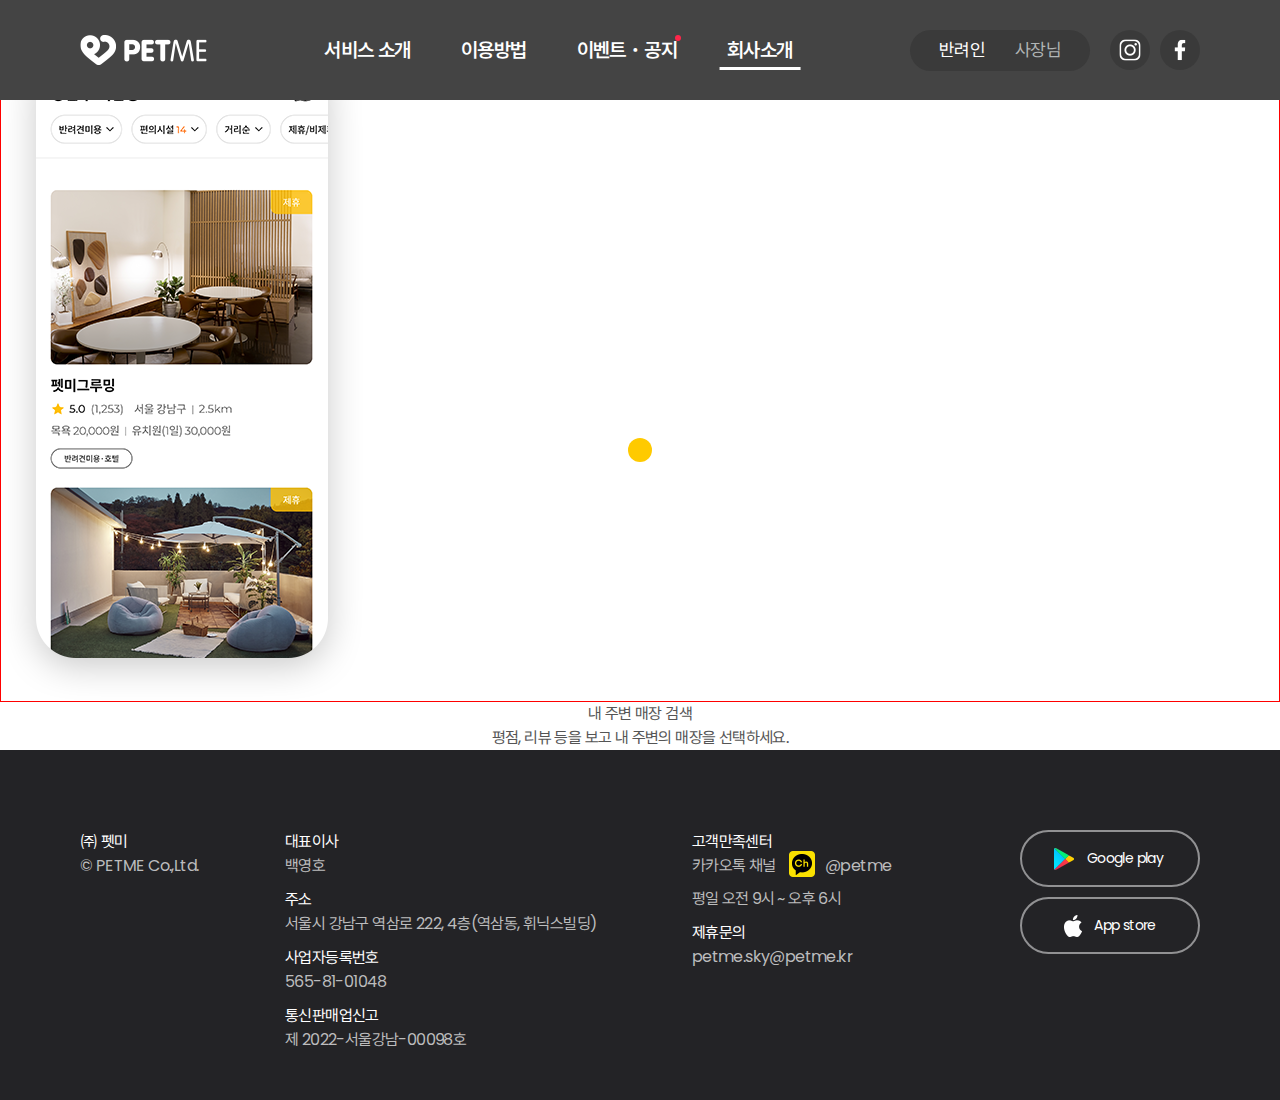
<file: company/index.html>
<!DOCTYPE html>
<html lang="ko">
<head>
<meta charset="utf-8">
<meta http-equiv="X-UA-Compatible" content="IE=edge,chrome=1"/>
<meta name="viewport" content="width=device-width, initial-scale=1.0, minimum-scale=1.0, user-scalable=no" />
<meta name="format-detection" content="telephone=no, address=no, email=no"/>
<meta http-equiv="imagetoolbar" content="no">
<title>PETME</title>
<meta name="title" content="PETME">
<meta name="Keywords" content="#반려견 미용 #반려묘 미용 #호텔 #유치원" />
<meta name="Description" content="반려생활의 동반자 반려동물 미용부터 호텔까지!, 최고의 퀄리티, 스마트한 예약, 안심 서비스, 반려동물의 연결고리" />
<link rel="stylesheet" href="../resources/css/common.css">
<link rel="stylesheet" href="../resources/css/layout.css">
<link rel="stylesheet" href="../resources/css/company.css">
<link rel="stylesheet" href="../resources/css/swiper.min.css">
<script src="../resources/js/jquery-3.4.1.js"></script>
<script src="../resources/js/swiper.min.js"></script>
<!-- header load시 스크립트 구현 안되어 common.js는 header.html에 있음 -->
<script>    
    $(function() {
        $("#header_wrap").load("../include/header2.html", function() {
            $("#header_wrap").addClass('sub_header');
            gnbMenu(4); //메뉴 페이지 on
        });
        $("#footer_wrap").load("../include/footer.html");	
    });
</script>
</head>
<body>
<div class="wrap">
    <!-- 마우스포인터 -->
    <div class="pointer"></div>
    <!-- //마우스포인터 -->
    
    <!-- 상단 -->
    <div id="header_wrap"></div>
    <!-- //상단 -->

    <!-- 본문내용 -->
    <div class="container">

        <style>
            .step_section {
                position: relative;
                width:100%;
                height:100%;
            }
            .step_section .swiper-slide {
                text-align: center;
                background: #fff;
            }
            .step_section .swiper-slide img {
                display: block;
            }
            .step_section .swiper-slide .screenshot {
                border:1px solid red;
            }
            .step_section .swiper-slide .sec02_text {
            }
        </style>


        <!-- 모바일 스와이프 -->
        <div class="step_section_wrap">
            <div class="sec02_title">펫미 하나로 쉽고, 편하게 내 주변 펫 서비스 예약을 해보세요.</div>
            <!-- <div class="frame"></div> -->

            <section class="swiper-container step_section">
                <div class="swiper-wrapper">
                    <div class="swiper-slide">
                        <div class="screenshot">
                            <span class="pc"><img src="../images/use/step_01.png" alt=""></span>
                        </div>
                        <div class="sec02_text">
                            <h3>내 주변 매장 검색</h3>
                            <p>
                                평점, 리뷰 등을 보고
                                내 주변의 매장을 선택하세요.
                            </p>
                        </div>
                    </div>
                    <div class="swiper-slide">
                        <div class="screenshot">
                            <span class="pc"><img src="../images/use/step_02.png" alt=""></span>
                        </div>
                        <div class="sec02_text">
                            <h3>내 주변 매장 검색</h3>
                            <p>
                                평점, 리뷰 등을 보고
                                내 주변의 매장을 선택하세요.
                            </p>
                        </div>
                    </div>
                    <div class="swiper-slide">
                        <div class="screenshot">
                            <span class="pc"><img src="../images/use/step_03.png" alt=""></span>
                        </div>
                        <div class="sec02_text">
                            <h3>내 주변 매장 검색</h3>
                            <p>
                                평점, 리뷰 등을 보고
                                내 주변의 매장을 선택하세요.
                            </p>
                        </div>
                    </div>
                    <div class="swiper-slide">
                        <div class="screenshot">
                            <span class="pc"><img src="../images/use/step_04.png" alt=""></span>
                        </div>
                        <div class="sec02_text">
                            <h3>내 주변 매장 검색</h3>
                            <p>
                                평점, 리뷰 등을 보고
                                내 주변의 매장을 선택하세요.
                            </p>
                        </div>
                    </div>
                    <div class="swiper-slide">
                        <div class="screenshot">
                            <span class="pc"><img src="../images/use/step_05.png" alt=""></span>
                        </div>
                        <div class="sec02_text">
                            <h3>내 주변 매장 검색</h3>
                            <p>
                                평점, 리뷰 등을 보고
                                내 주변의 매장을 선택하세요.
                            </p>
                        </div>
                    </div>
                </div>
            </section>
        </div>
        <!-- //모바일 스와이프 -->

        <script>
            $(function() {
                new Swiper('.step_section_wrap .step_section', {
                    slidesPerView: '1',
                    slidesPerGroup: 5,
                    centeredSlides: true,
                    loop: true,
                    loopAdditionalSlides : 1,
                    allowTouchMove: false,
                    speed: 700,
                    autoplay: {
                        delay: 3000,
                        disableOnInteraction: false,
                    }
                });
            });
        </script>



    </div>    
    <!-- //본문내용 -->

    <!-- 하단 -->
    <div id="footer_wrap"></div>
    <!-- //하단 -->
</div>
</body>
</html>
</file>
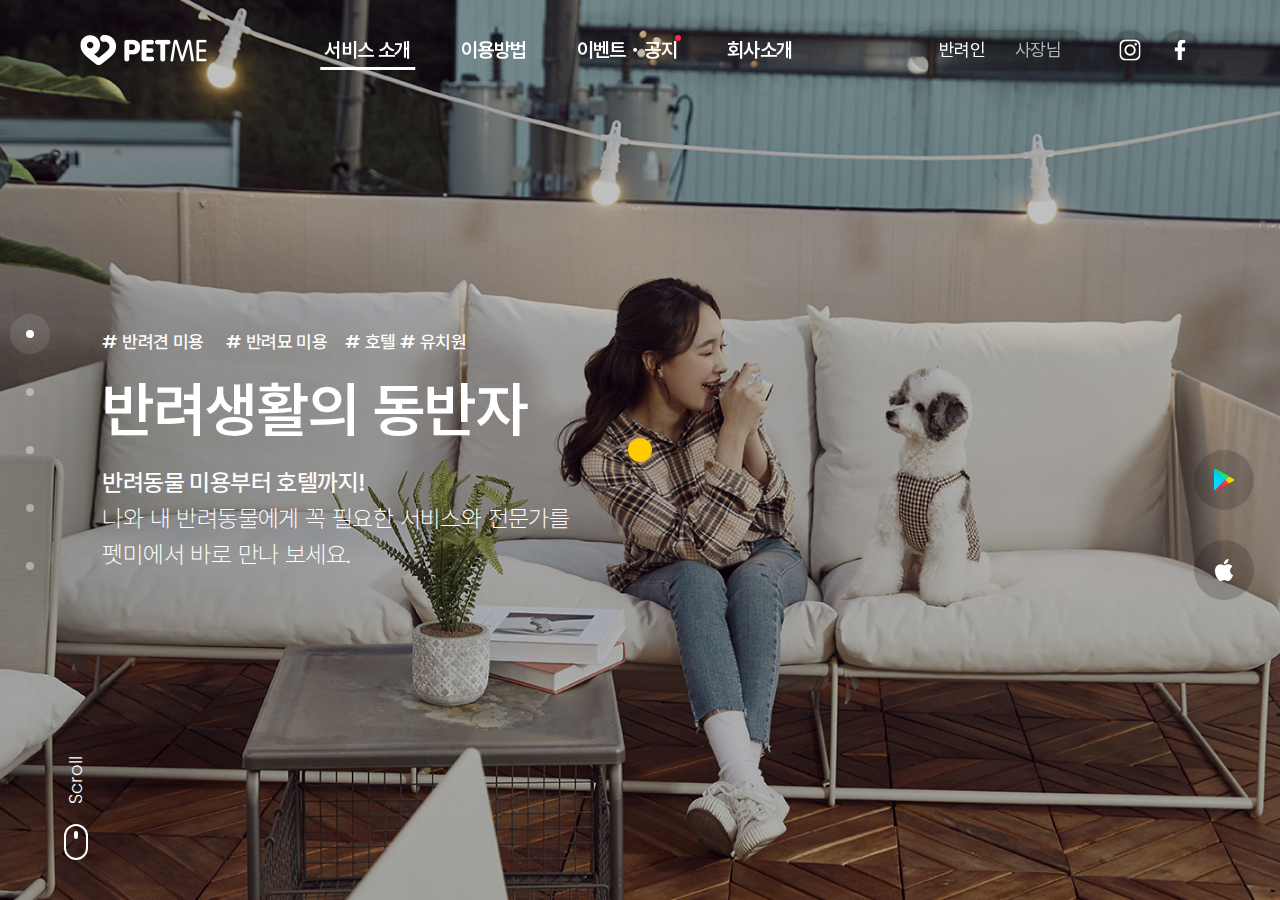
<file: main/index.html>
<!DOCTYPE html>
<html lang="ko">
<head>
<meta charset="utf-8">
<meta http-equiv="X-UA-Compatible" content="IE=edge,chrome=1"/>
<meta name="viewport" content="width=device-width, initial-scale=1.0, minimum-scale=1.0, user-scalable=no" />
<meta name="format-detection" content="telephone=no, address=no, email=no"/>
<meta http-equiv="imagetoolbar" content="no">
<title>PETME</title>
<meta name="title" content="PETME">
<meta name="Keywords" content="#반려견 미용 #반려묘 미용 #호텔 #유치원" />
<meta name="Description" content="반려생활의 동반자 반려동물 미용부터 호텔까지!, 최고의 퀄리티, 스마트한 예약, 안심 서비스, 반려동물의 연결고리" />
<link rel="stylesheet" href="../resources/css/common.css">
<link rel="stylesheet" href="../resources/css/layout.css">
<link rel="stylesheet" href="../resources/css/main.css">
<link rel="stylesheet" href="../resources/css/swiper.min.css">
<script src="../resources/js/jquery-3.4.1.js"></script>
<script src="../resources/js/swiper.min.js"></script>
<!-- header load시 스크립트 구현 안되어 common.js는 header.html에 있음 -->
<script>    
    $(function() {
        $("#header_wrap").load("../include/header.html", function() {
            gnbMenu(1); //메뉴 페이지 on
        });
        $("#footer_wrap").load("../include/footer.html");
    });
</script>
</head>
<body>
<div class="wrap">
    <!-- 마우스포인터 -->
    <div class="pointer"></div>
    <!-- //마우스포인터 -->
    
    <!-- 상단 -->
    <div id="header_wrap"></div>
    <!-- //상단 -->

    <!-- 본문내용 -->
    <div class="main_container">
        <!-- top 버튼 -->
        <div class="btn_top_wrap">
            <a href="#header_wrap" class="btn_top"><span class="blind">top</span></a>
        </div>

        <section class="swiper-container fullscreen">
            <div class="swiper-pagination"></div>
            <div class="swiper-wrapper">
                <div class="swiper-slide section01">
                    <!-- 스크롤아이콘 / quick sns 버튼 -->
                    <div class="scroll_down">
                        <p>Scroll</p>
                        <i><span class="blind">스크롤아이콘</span></i>
                    </div>
                    <div class="quick_sns">
                        <a href="../main/index.html" class="quick_android" title="Google play 바로가기"><span class="blind">Google play</span></a>
                        <a href="#" class="quick_iso" title="App store 바로가기"><span class="blind">App store</span></a>
                    </div>
                    <!-- //스크롤아이콘 / quick sns 버튼 -->
                    <div class="inner">
                        <div class="text_wrap">
                            <p class="tag"><span># 반려견 미용</span> <span># 반려묘 미용</span># 호텔 <span># 유치원</span></p>
                            <p class="title">반려생활의 동반자</p>
                            <p class="desc">
                                <strong>반려동물 미용부터 호텔까지!</strong>
                                <span>나와 내 반려동물에게 꼭 필요한 서비스와 전문가를</span>
                                <span>펫미에서 바로 만나 보세요.</span>
                            </p>
                        </div>
                        <div>
                            <span class="pc"><img src="../images/main/img_visual_01.jpg" alt="" /></span>
                            <span class="mo"><img src="../images/main/img_mvisual_01.jpg" alt="" /></span>
                        </div>
                    </div>
                </div>

                <div class="swiper-slide section02">
                    <div class="inner">
                        <div class="text_wrap">
                            <p class="title">최고의 퀄리티</p>
                            <p class="desc">
                                <strong>깐깐한 심사로 업계 최고의 매장만</strong>
                                <span>펫미에 입점함으로 최고의 퀄리티,</span>
                                <span>합리적인 가격으로 서비스를 이용하실 수 있어요.</span>
                            </p>
                        </div>
                        <div>
                            <span class="pc"><img src="../images/main/img_visual_02.jpg" alt="" /></span>
                            <span class="mo"><img src="../images/main/img_mvisual_02.jpg" alt="" /></span>
                        </div>
                    </div>
                </div>

                <div class="swiper-slide section03">
                    <div class="inner">
                        <div class="text_wrap">
                            <p class="title">스마트한 예약</p>
                            <p class="desc">
                                <span>일일이 전화해서 매장을 찾으셨나요?</span>
                                <span class="mtop">이젠 매장과의 거리, 평점, 리뷰, 특징 등</span>
                                <strong>한눈에 내 주변 매장을 보시고</strong>
                                <strong>더욱 편리하게 예약, 결제하세요.</strong>
                            </p>
                        </div>
                        <div>
                            <span class="pc"><img src="../images/main/img_visual_03.jpg" alt="" /></span>
                            <span class="mo"><img src="../images/main/img_mvisual_03.jpg" alt="" /></span>
                        </div>
                    </div>
                </div>

                <div class="swiper-slide section04">
                    <div class="inner">
                        <div class="text_wrap">
                            <p class="title">안심 서비스</p>
                            <p class="desc">
                                <span>내 반려동물을 맡기고 불안하셨나요?</span>
                                <span>이제 걱정하지 마세요.</span>
                                <strong class="mtop">실시간으로 서비스 단계별 상태를 전송 받음으로</strong>
                                <strong>안심하고 서비스를 이용하실 수 있어요.</strong>
                            </p>
                        </div>
                        <div>
                            <span class="pc"><img src="../images/main/img_visual_04.jpg" alt="" /></span>
                            <span class="mo"><img src="../images/main/img_mvisual_04.jpg" alt="" /></span>
                        </div>
                    </div>
                </div>

                <div class="swiper-slide section05">
                    <div class="inner">
                        <div class="text_wrap">
                            <p class="title">반려동물의 연결고리</p>
                            <p class="desc">
                                <strong>반려동물을 마음을 가장 잘 아는</strong>
                                <strong>똑똑한 펫미와 함께 하세요.</strong>
                                <span class="mtop">펫미를 만나면 즐거운 반려생활이 시작됩니다.</span>
                            </p>
                        </div>
                        <div>
                            <span class="pc"><img src="../images/main/img_visual_05.jpg" alt="" /></span>
                            <span class="mo"><img src="../images/main/img_mvisual_05.jpg" alt="" /></span>
                        </div>
                    </div>
                </div>

                <div class="swiper-slide footer_section">
                    <!-- 하단 -->
                    <div id="footer_wrap"></div>
                    <!-- //하단 -->
                </div>
            </div>
        </section>
        
    </div>    
    <!-- //본문내용 -->    
</div>
</body>
</html>
</file>
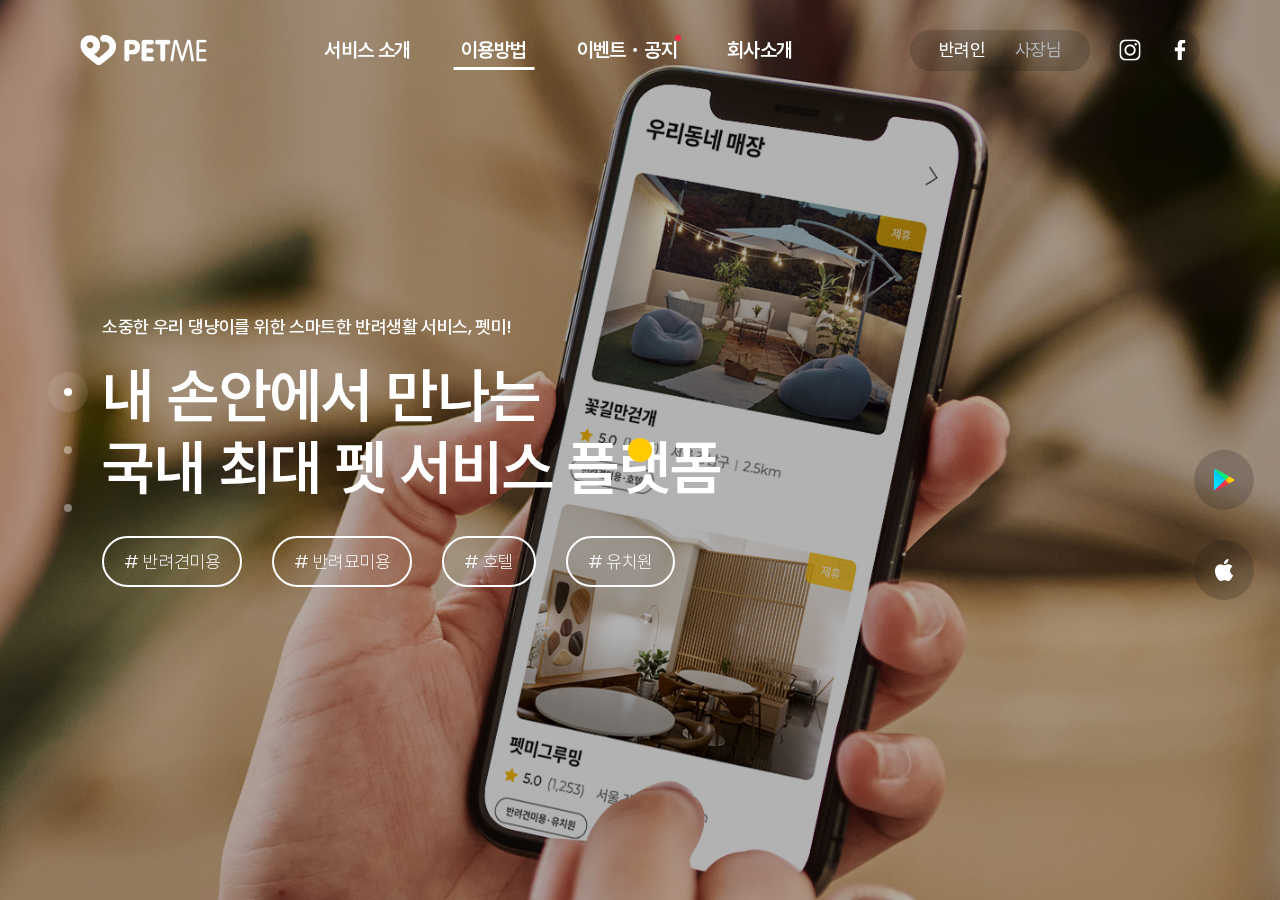
<file: use/index.html>
<!DOCTYPE html>
<html lang="ko">
<head>
<meta charset="utf-8">
<meta http-equiv="X-UA-Compatible" content="IE=edge,chrome=1"/>
<meta name="viewport" content="width=device-width, initial-scale=1.0, minimum-scale=1.0, user-scalable=no" />
<meta name="format-detection" content="telephone=no, address=no, email=no"/>
<meta http-equiv="imagetoolbar" content="no">
<title>PETME</title>
<meta name="title" content="PETME">
<meta name="Keywords" content="#반려견 미용 #반려묘 미용 #호텔 #유치원" />
<meta name="Description" content="반려생활의 동반자 반려동물 미용부터 호텔까지!, 최고의 퀄리티, 스마트한 예약, 안심 서비스, 반려동물의 연결고리" />
<link rel="stylesheet" href="../resources/css/common.css">
<link rel="stylesheet" href="../resources/css/layout.css">
<link rel="stylesheet" href="../resources/css/use.css">
<script src="../resources/js/jquery-3.4.1.js"></script>

<link rel="stylesheet" href="../resources/css/swiper.css">
<script src="../resources/js/swiper.js"></script>
<!-- header load시 스크립트 구현 안되어 common.js는 header.html에 있음 -->
<script>    
    $(function() {
        $("#header_wrap").load("../include/header2.html", function() {
            gnbMenu(2); //메뉴 페이지 on
        });
        $("#footer_wrap").load("../include/footer.html");
    });
</script>
</head>
<body>
<div class="wrap">
    <!-- 마우스포인터 -->
    <div class="pointer"></div>
    <!-- //마우스포인터 -->

    <!-- 본문내용 -->
    <div class="main_container">

        <section class="swiper-container usefullpage">
            <!-- 상단 -->
            <div id="header_wrap"></div>
            <!-- //상단 -->
            <!-- top 버튼 -->
            <div class="btn_top_wrap">
                <a href="#" class="btn_top"><span class="blind">top</span></a>
            </div>
            
            <div class="swiper-pagination"></div>
            <div class="swiper-wrapper">
                <div class="swiper-slide section01">
                    <!-- quick sns 버튼 -->
                    <div class="quick_sns">
                        <a href="../main/index2.html" class="quick_android" title="Google play 바로가기"><span class="blind">Google play</span></a>
                        <a href="#" class="quick_iso" title="App store 바로가기"><span class="blind">App store</span></a>
                    </div>
                    <!-- //quick sns 버튼 -->
                    <div class="inner">
                        <div class="text_wrap">
                            <p class="tag">소중한 우리 댕냥이를 위한 스마트한 반려생활 서비스, 펫미!</p>
                            <p class="title"><span>내 손안에서 만나는</span> <span>국내 최대 펫 서비스 플랫폼</span></p>
                            <div class="desc">
                                <ul class="hash_wrap">
                                    <li># 반려견미용</li>
                                    <li># 반려묘미용</li>
                                    <li># 호텔</li>
                                    <li># 유치원</li>
                                </ul>
                            </div>
                        </div>
                        <div>
                            <span class="pc"><img src="../images/use/img_visual_01.jpg" alt="" /></span>
                            <span class="mo"><img src="../images/use/img_mvisual_01.jpg" alt="" /></span>
                        </div>
                    </div>
                </div>

                <div class="swiper-slide section02">
                    <!-- 모바일 스와이프 -->
                    <div class="step_section_wrap">
                        <div class="sec02_title">펫미 하나로 쉽고, 편하게 <span><strong>내 주변 펫 서비스 예약</strong>을 해보세요.</span></div>
                        <div class="frame"></div>

                        <section class="swiper-container step_section">
                            <div class="swiper-wrapper">
                                <div class="swiper-slide">
                                    <div class="screenshot">
                                        <img src="../images/use/step_01.png" alt="">
                                    </div>
                                    <div class="sec02_text">
                                        <h3>내 주변 매장 검색</h3>
                                        <p>
                                            평점, 리뷰 등을 보고<br>
                                            <strong>내 주변의 매장을 선택</strong>하세요.
                                        </p>
                                    </div>
                                </div>
                                <div class="swiper-slide">
                                    <div class="screenshot">
                                        <img src="../images/use/step_02.png" alt="">
                                    </div>
                                    <div class="sec02_text">
                                        <h3>매장 정보 및 상품 선택</h3>
                                        <p>
                                            매장정보를 보고 내 댕냥이 에게<br>
                                            <strong>알맞은 상품을 선택</strong>하세요.
                                        </p>
                                    </div>
                                </div>
                                <div class="swiper-slide">
                                    <div class="screenshot">
                                        <img src="../images/use/step_03.png" alt="">
                                    </div>
                                    <div class="sec02_text">
                                        <h3>예약하기</h3>
                                        <p>
                                            상품정보를 보고 옵션선택 후<br>
                                            <strong>원하는 날짜에 예약</strong>을 선택하세요.
                                        </p>
                                    </div>
                                </div>
                                <div class="swiper-slide">
                                    <div class="screenshot">
                                        <img src="../images/use/step_04.png" alt="">
                                    </div>
                                    <div class="sec02_text">
                                        <h3>서비스 상품 결제</h3>
                                        <p>
                                            예약정보 확인 후<br>
                                            <strong>결제수단을 선택 후 결제</strong>하세요.
                                        </p>
                                    </div>
                                </div>
                                <div class="swiper-slide">
                                    <div class="screenshot">
                                        <img src="../images/use/step_05.png" alt="">
                                    </div>
                                    <div class="sec02_text">
                                        <h3>정직한 리뷰 작성</h3>
                                        <p>
                                            내 댕냥이 서비스 완료 후<br>
                                            <strong>서비스에 대해 평가</strong>할 수 있어요.
                                        </p>
                                    </div>
                                </div>
                            </div>
                        </section>
                    </div>
                    <!-- //모바일 스와이프 -->
                </div>

                <div class="swiper-slide section03">
                    <div class="inner">
                        <div class="text_wrap">
                            <p class="title"><span>반려동물의 마음을</span> <span>가장 잘 이해하는 펫미와 함께</span> <span class="weight">행복한 반려생활을 시작하세요.</span></p>
                            <div class="desc">
                                <div class="use_sns">
                                    <a href="#" class="use_sns_android" title="Google play 바로가기">Google play</a>
                                    <a href="#" class="use_sns_iso" title="App store 바로가기">App store</a>
                                </div>
                            </div>
                        </div>
                        <div>
                            <span class="pc"><img src="../images/use/img_visual_03.jpg" alt="" /></span>
                            <span class="mo"><img src="../images/use/img_mvisual_03.jpg" alt="" /></span>
                        </div>
                    </div>
                </div>

                <div class="swiper-slide footer_section">
                    <!-- 하단 -->
                    <div id="footer_wrap"></div>
                    <!-- //하단 -->
                </div>
            </div>
        </section>
        
    </div>    
    <!-- //본문내용 -->    
</div>
</body>
</html>
</file>
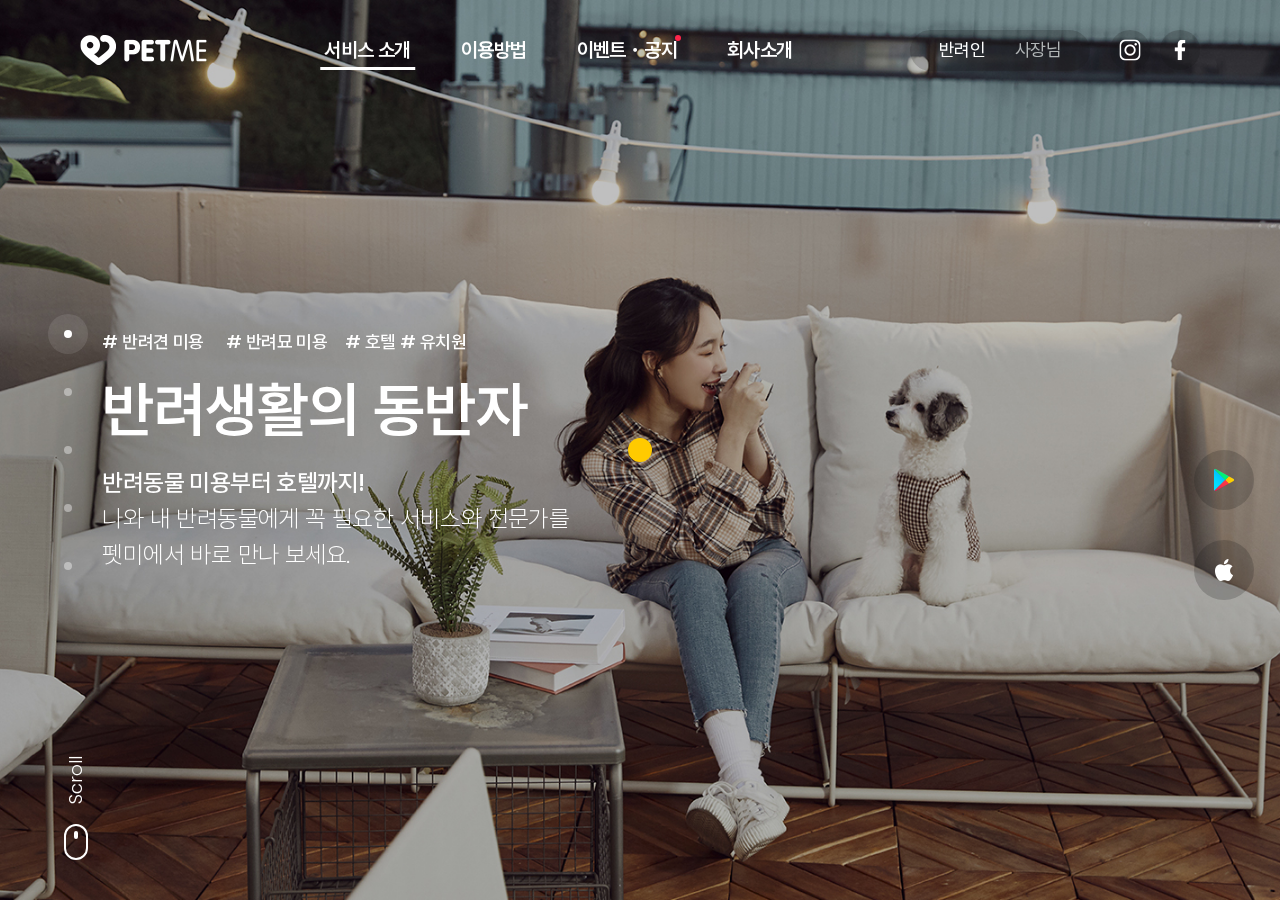
<file: main/index2.html>
<!DOCTYPE html>
<html lang="ko">
<head>
<meta charset="utf-8">
<meta http-equiv="X-UA-Compatible" content="IE=edge,chrome=1"/>
<meta name="viewport" content="width=device-width, initial-scale=1.0, minimum-scale=1.0, user-scalable=no" />
<meta name="format-detection" content="telephone=no, address=no, email=no"/>
<meta http-equiv="imagetoolbar" content="no">
<title>PETME</title>
<meta name="title" content="PETME">
<meta name="Keywords" content="#반려견 미용 #반려묘 미용 #호텔 #유치원" />
<meta name="Description" content="반려생활의 동반자 반려동물 미용부터 호텔까지!, 최고의 퀄리티, 스마트한 예약, 안심 서비스, 반려동물의 연결고리" />
<link rel="stylesheet" href="../resources/css/common.css">
<link rel="stylesheet" href="../resources/css/layout.css">
<link rel="stylesheet" href="../resources/css/main2.css">
<script src="../resources/js/jquery-3.4.1.js"></script>

<link rel="stylesheet" href="../resources/css/swiper.css">
<script src="../resources/js/swiper.js"></script>
<!-- header load시 스크립트 구현 안되어 common.js는 header.html에 있음 -->
<script>    
    $(function() {
        $("#header_wrap").load("../include/header2.html", function() {
            gnbMenu(1); //메뉴 페이지 on
        });
        $("#footer_wrap").load("../include/footer.html");
    });
</script>
</head>
<body>
<div class="wrap">
    <!-- 마우스포인터 -->
    <div class="pointer"></div>
    <!-- //마우스포인터 -->

    <!-- 본문내용 -->
    <div class="main_container">

        <section class="swiper-container fullscreen">
            <!-- 상단 -->
            <div id="header_wrap"></div>
            <!-- //상단 -->
            <!-- top 버튼 -->
            <div class="btn_top_wrap">
                <a href="#" class="btn_top"><span class="blind">top</span></a>
            </div>
            
            <div class="swiper-pagination"></div>
            <div class="swiper-wrapper">
                <div class="swiper-slide section01">
                    <!-- 스크롤아이콘 / quick sns 버튼 -->
                    <div class="scroll_down">
                        <p>Scroll</p>
                        <i><span class="blind">스크롤아이콘</span></i>
                    </div>
                    <div class="quick_sns">
                        <a href="../main/index2.html" class="quick_android" title="Google play 바로가기"><span class="blind">Google play</span></a>
                        <a href="#" class="quick_iso" title="App store 바로가기"><span class="blind">App store</span></a>
                    </div>
                    <!-- //스크롤아이콘 / quick sns 버튼 -->
                    <div class="inner">
                        <div class="text_wrap">
                            <p class="tag"><span># 반려견 미용</span> <span># 반려묘 미용</span># 호텔 <span># 유치원</span></p>
                            <p class="title">반려생활의 동반자</p>
                            <p class="desc">
                                <strong>반려동물 미용부터 호텔까지!</strong>
                                <span>나와 내 반려동물에게 꼭 필요한 서비스와 전문가를</span>
                                <span>펫미에서 바로 만나 보세요.</span>
                            </p>
                        </div>
                        <div>
                            <span class="pc"><img src="../images/main/img_visual_01.jpg" alt="" /></span>
                            <span class="mo"><img src="../images/main/img_mvisual_01.jpg" alt="" /></span>
                        </div>
                    </div>
                </div>

                <div class="swiper-slide section02">
                    <div class="inner">
                        <div class="text_wrap">
                            <p class="title">최고의 퀄리티</p>
                            <p class="desc">
                                <strong>깐깐한 심사로 업계 최고의 매장만</strong>
                                <span>펫미에 입점함으로 최고의 퀄리티,</span>
                                <span>합리적인 가격으로 서비스를 이용하실 수 있어요.</span>
                            </p>
                        </div>
                        <div>
                            <span class="pc"><img src="../images/main/img_visual_02.jpg" alt="" /></span>
                            <span class="mo"><img src="../images/main/img_mvisual_02.jpg" alt="" /></span>
                        </div>
                    </div>
                </div>

                <div class="swiper-slide section03">
                    <div class="inner">
                        <div class="text_wrap">
                            <p class="title">스마트한 예약</p>
                            <p class="desc">
                                <span>일일이 전화해서 매장을 찾으셨나요?</span>
                                <span class="mtop">이젠 매장과의 거리, 평점, 리뷰, 특징 등</span>
                                <strong>한눈에 내 주변 매장을 보시고</strong>
                                <strong>더욱 편리하게 예약, 결제하세요.</strong>
                            </p>
                        </div>
                        <div>
                            <span class="pc"><img src="../images/main/img_visual_03.jpg" alt="" /></span>
                            <span class="mo"><img src="../images/main/img_mvisual_03.jpg" alt="" /></span>
                        </div>
                    </div>
                </div>

                <div class="swiper-slide section04">
                    <div class="inner">
                        <div class="text_wrap">
                            <p class="title">안심 서비스</p>
                            <p class="desc">
                                <span>내 반려동물을 맡기고 불안하셨나요?</span>
                                <span>이제 걱정하지 마세요.</span>
                                <strong class="mtop">실시간으로 서비스 단계별 상태를 전송 받음으로</strong>
                                <strong>안심하고 서비스를 이용하실 수 있어요.</strong>
                            </p>
                        </div>
                        <div>
                            <span class="pc"><img src="../images/main/img_visual_04.jpg" alt="" /></span>
                            <span class="mo"><img src="../images/main/img_mvisual_04.jpg" alt="" /></span>
                        </div>
                    </div>
                </div>

                <div class="swiper-slide section05">
                    <div class="inner">
                        <div class="text_wrap">
                            <p class="title">반려동물의 연결고리</p>
                            <p class="desc">
                                <strong>반려동물을 마음을 가장 잘 아는</strong>
                                <strong>똑똑한 펫미와 함께 하세요.</strong>
                                <span class="mtop">펫미를 만나면 즐거운 반려생활이 시작됩니다.</span>
                            </p>
                        </div>
                        <div>
                            <span class="pc"><img src="../images/main/img_visual_05.jpg" alt="" /></span>
                            <span class="mo"><img src="../images/main/img_mvisual_05.jpg" alt="" /></span>
                        </div>
                    </div>
                </div>

                <div class="swiper-slide footer_section">
                    <!-- 하단 -->
                    <div id="footer_wrap"></div>
                    <!-- //하단 -->
                </div>
            </div>
        </section>
        
    </div>    
    <!-- //본문내용 -->    
</div>
</body>
</html>
</file>
<file: resources/css/common.css>
@charset "utf-8";

/* fonts */
@import url('https://fonts.googleapis.com/css2?family=Poppins:wght@100;200;300;400;500;600;700;800;900&display=swap');

@font-face {
    font-family: 'Pretendard';
    src: url("../../resources/fonts/Pretendard-Thin.woff2") format("woff2"), url("../../resources/fonts/Pretendard-Thin.woff") format("woff"), url("../../resources/fonts/Pretendard-Thin.ttf") format("truetype");
    font-weight: 100;
    font-style: normal;
}  
@font-face {
    font-family: 'Pretendard';
    src: url("../../resources/fonts/Pretendard-ExtraLight.woff2") format("woff2"), url("../../resources/fonts/Pretendard-ExtraLight.woff") format("woff"), url("../../resources/fonts/Pretendard-ExtraLight.ttf") format("truetype");
    font-weight: 300;
    font-style: normal;
}  
@font-face {
    font-family: 'Pretendard';
    src: url("../../resources/fonts/Pretendard-Light.woff2") format("woff2"), url("../../resources/fonts/Pretendard-Light.woff") format("woff"), url("../../resources/fonts/Pretendard-Light.ttf") format("truetype");
    font-weight: 350;
    font-style: normal;
}  
@font-face {
    font-family: 'Pretendard';
    src: url("../../resources/fonts/Pretendard-Regular.woff2") format("woff2"), url("../../resources/fonts/Pretendard-Regular.woff") format("woff"), url("../../resources/fonts/Pretendard-Regular.ttf") format("truetype");
    font-weight: 400;
    font-style: normal;
}  
@font-face {
    font-family: 'Pretendard';
    src: url("../../resources/fonts/Pretendard-Medium.woff2") format("woff2"), url("../../resources/fonts/Pretendard-Medium.woff") format("woff"), url("../../resources/fonts/Pretendard-Medium.ttf") format("truetype");
    font-weight: 500;
    font-style: normal;
}
@font-face {
    font-family: 'Pretendard';
    src: url("../../resources/fonts/Pretendard-SemiBold.woff2") format("woff2"), url("../../resources/fonts/Pretendard-SemiBold.woff") format("woff"), url("../../resources/fonts/Pretendard-SemiBold.ttf") format("truetype");
    font-weight: 600;
    font-style: normal;
}
@font-face {
    font-family: 'Pretendard';
    src: url("../../resources/fonts/Pretendard-Bold.woff2") format("woff2"), url("../../resources/fonts/Pretendard-Bold.woff") format("woff"), url("../../resources/fonts/Pretendard-Bold.ttf") format("truetype");
    font-weight: 700;
    font-style: normal;
}
@font-face {
    font-family: 'Pretendard';
    src: url("../../resources/fonts/Pretendard-ExtraBold.woff2") format("woff2"), url("../../resources/fonts/Pretendard-ExtraBold.woff") format("woff"), url("../../resources/fonts/Pretendard-ExtraBold.ttf") format("truetype");
    font-weight: 800;
    font-style: normal;
}
@font-face {
    font-family: 'Pretendard';
    src: url("../../resources/fonts/Pretendard-Black.woff2") format("woff2"), url("../../resources/fonts/Pretendard-Black.woff") format("woff"), url("../../resources/fonts/Pretendard-Black.ttf") format("truetype");
    font-weight: 900;
    font-style: normal;
}


/* reset */
a,abbr,acronym,address,applet,article,aside,audio,b,big,blockquote,body,canvas,caption,center,cite,code,dd,del,details,dfn,div,dl,dt,em,embed,fieldset,figcaption,figure,footer,form,h1,h2,h3,h4,h5,h6,header,hgroup,html,i,iframe,img,ins,kbd,label,legend,li,mark,menu,nav,object,ol,output,p,pre,q,ruby,s,samp,section,small,span,strike,strong,sub,summary,sup,table,tbody,td,tfoot,th,thead,time,tr,tt,u,ul,var,video{margin:0;padding:0;border:0;font:inherit;vertical-align:baseline;-ms-overflow-style:scrollbar;box-sizing:border-box;-webkit-box-sizing:border-box;}
article,aside,details,figcaption,figure,footer,header,hgroup,menu,nav,section{display:block;}
body{font-family:'Poppins', 'Pretendard', 'Noto Sans KR', '맑은 고딕', 'malgun gothic', 'Apple SD Gothic Neo', 'Apple SD 산돌고딕 Neo', 'Microsoft NeoGothic', sans-serif;font-size:100%;font-weight:400;color:#555;line-height:1.5;letter-spacing:-0.0375em;word-wrap:break-word;word-break:keep-all;-webkit-text-size-adjust:none;-ms-text-size-adjust:100%;text-size-adjust:none;}

/* basic tags selector */
img{max-width:100%;vertical-align:middle;}
strong, b{font-family:inherit;font-weight:700;}
em,address{font-style:normal;}
blockquote,q{quotes:none;}
blockquote:after,blockquote:before,q:after,q:before{content:'';content:none;}
ol,ul,li{list-style:none;}
table{width:100%;border-collapse:collapse;border-spacing:0;table-layout:fixed;}
fieldset, legend{background-color:transparent;}
caption, legend, .blind{position:absolute !important;height:1px !important;width:1px !important;overflow:hidden !important;clip:rect(1px 1px 1px 1px) !important;clip:rect(1px,1px,1px,1px) !important;}
a{color:inherit;text-decoration:none;cursor:pointer;}
button{border:none;box-shadow:none;background:transparent;cursor:pointer;outline:none;border-radius:0;font-size:inherit;font-family:inherit;color:inherit;}
button:focus{outline-style:auto;outline: 2px solid -webkit-focus-ring-color;}

/* 아이폰(사파리) 터치 메뉴 활성화 관련 */
a, button, [role=button], [role=link], [role=tab]{-webkit-touch-callout:none;}

/* form select */
input,textarea,select{box-sizing:border-box;-webkit-appearance:none;-moz-appearance:none;appearance:none;border:none;outline-style:none;border-radius:0;font-size:inherit;font-family:inherit;color:inherit;}
input[type='text'], input[type='password']{resize:none;box-shadow:none !important;border-radius:0;outline:none;}
input:checked{-webkit-appearance:checkbox;}
input[type='text']::-ms-clear, input[type='tel']::-ms-clear{display:none;}
input[disabled], select[disabled], input[readonly], textarea[disabled], button[disabled] {cursor:default;}
input, textarea{-webkit-tap-highlight-color:rgba(0, 0, 0, 0)}
select{vertical-align:middle;border-radius:0;outline:none;background:transparent;}
select::-ms-expand{display:none;}

/* checkbox, radio 이미지형 */
input[type='radio'],
input[type='checkbox']{position:absolute;width:1px;height:1px;padding:0;margin:-1px;overflow:hidden;clip:rect(0,0,0,0);border:0;}

/* input textarea focus */
input[type='text'], input[type='password'], textarea{transition:all 0.1s ease-in-out !important;}
input[type='text']:focus, input[type='password']:focus,textarea:focus{border:2px solid #555 !important;}

/* placeholder, focus */
::placeholder{font-size:inherit;color:#999;letter-spacing:-0.0375em;opacity:1;}
::-webkit-input-placeholder{font-size:inherit;color:#999;letter-spacing:-0.0375em;opacity:1;}
:-moz-placeholder{font-size:inherit;color:#999;letter-spacing:-0.0375em;opacity:1;}
::-moz-placeholder{font-size:inherit;color:#999;letter-spacing:-0.0375em;opacity:1;}
:-ms-input-placeholder{font-size:inherit;color:#999;letter-spacing:-0.0375em;opacity:1;}
input[type='text']:focus::-webkit-input-placeholder{visibility:hidden}
input[type='text']:focus:-moz-placeholder{visibility:hidden}
input[type='text']:focus::-moz-placeholder{visibility:hidden}
input[type='text']:focus:-ms-input-placeholder{visibility:hidden}
</file>
<file: resources/css/layout.css>
@charset "utf-8";

html, body{font-size:16px;}
body{overflow-x:hidden;}
.wrap{position:relative;}
html, body, .wrap, .main_container, .fullscreen, .usefullpage{width:100%;height:100%;}

/* 마우스포인터 */
.pointer{position:absolute;top:50%;left:50%;-webkit-transform:translate(-50%, -50%);transform:translate(-50%, -50%);background:#ffca00;width:24px;height:24px;border-radius:50%;pointer-events:none;-webkit-user-select:none;-moz-user-select:none;-ms-user-select:none;user-select:none;z-index:1000;}
.pointer.on{width:48px;height:48px;opacity:0.5;}

/* 퀵버튼-sns */
.quick_sns{position:absolute;top:50%;right:5%;z-index:50;}
.quick_sns .quick_android{display:block;width:60px;height:60px;background:rgba(20,20,20,0.2) url('../../images/common/ico_android.png') no-repeat 50% 50%;border-radius:100%;margin-bottom:30px;transition:all 0.3s ease-in-out;}
.quick_sns .quick_android:hover{background-color:rgba(20,20,20,0.6);}
.quick_sns .quick_iso{display:block;width:60px;height:60px;background:rgba(20,20,20,0.2) url('../../images/common/ico_iso.png') no-repeat 50% 50%;border-radius:100%;transition:all 0.3s ease-in-out;}
.quick_sns .quick_iso:hover{background-color:rgba(20,20,20,0.6);}

/* 상단가기 버튼 */
.btn_top_wrap{display:none;position:fixed;bottom:80px;right:4.16%;transition:1s;z-index:10;}
.btn_top_wrap .btn_top{display:block;position:relative;width:60px;height:60px;border-radius:100%;background-color:rgba(0, 0, 0, 0.7);background-image:url("../../images/common/icon_arrow_btn.png");background-repeat:no-repeat;background-position:50%;}
.btn_top_wrap .btn_top:after{content:'';position:absolute;left:-50%;top:-50%;width:114px;height:114px;background:url('../../images/common/ico_backtop.png') no-repeat 50% 50%;-webkit-animation:topRotate 2s linear both infinite;animation:topRotate 2s linear both infinite;}

@-webkit-keyframes topRotate {
    0% {
    	transform:rotate(0deg);
    }
	100% {
		transform:rotate(360deg);
	}
}
@keyframes topRotate {
    0% {
    	transform:rotate(0deg);
    }
	100% {
		transform:rotate(360deg);
	}
}

/* 본문내용 */
.main_container{position:relative;overflow:hidden;z-index:1;}
.container{position:relative;overflow:hidden;z-index:1;}

/* 상단 */
#header_wrap{position:fixed;top:0;left:0;width:100%;display:flex;justify-content:center;z-index:20;}
.header{position:relative;width:calc(100% - 160px);height:100px;display:flex;align-items:center;justify-content:space-between;}
.header .logo{width:19%;}
.header .logo a{display:block;width:127px;height:30px;background:url('../../images/common/logo.png') no-repeat 0 0/100%;}
.header .gnb ul{display:flex;}
.header .gnb ul li{position:relative;}
.header .gnb ul li a{position:relative;display:block;font-size:20px;font-weight:600;color:#fff;padding:0 40px;}
.header .gnb ul li:nth-child(3) a:before{content:'';position:absolute;top:0;right:19%;width:6px;height:6px;background:#ff264a;border-radius:100%;}
.header .gnb ul li a:after{content:'';position:absolute;bottom:-5px;left:50%;width:0%;height:3px;background:#fff;transition:all 0.3s ease-in-out;}
.header .gnb ul li a:hover:after,
.header .gnb ul li a.on:after{content:'';position:absolute;bottom:-5px;left:50%;transform:translateX(-50%);width:55%;height:3px;background:#fff;}
.header .util{display:flex;}
.header .util a{display:inline-block;}
.header .util .util_member{width:180px;line-height:40px;text-align:center;background:rgba(20,20,20,0.2);border-radius:30px;}
.header .util .util_member a{font-size:18px;color:#b1b5b6;margin:0 13px;}
.header .util .util_member a.on{color:#fff;}
.header .util .util_insta{width:40px;height:40px;background:rgba(20,20,20,0.2) url('../../images/common/ico_insta.png') no-repeat 50% 50%;border-radius:100%;margin-left:40px;transition:all 0.3s ease-in-out;}
.header .util .util_insta:hover{background-color:rgba(20,20,20,0.6);}
.header .util .util_facebook{width:40px;height:40px;background:rgba(20,20,20,0.2) url('../../images/common/ico_facebook.png') no-repeat 50% 50%;border-radius:100%;margin-left:20px;transition:all 0.3s ease-in-out;}
.header .util .util_facebook:hover{background-color:rgba(20,20,20,0.6);}

#header_wrap.on{display:none;}

/* 서브상단 */
#header_wrap.sub_header{background:#444;;}

/* 모바일 - 반려인/사장님 */
.mo_member{display:none;}
.mo_member a{font-size:18px;color:#fff;text-align:center;}
.mo_member dt a{display:block;width:100px;line-height:40px;background:rgba(20,20,20,0.2) url('../../images/common/ico_down.png') no-repeat scroll 80% 50%/9px;border-radius:30px;padding-right:20px;z-index:1;}
.mo_member dt a span{cursor:pointer;display:block;}
.mo_member dd{position:relative;}
.mo_member dd ul{display:none;position:absolute;left:0px;background:rgba(20,20,20,0.2) none repeat scroll 0 0;border-radius:20px;padding:10px 0 10px;z-index:-1;}
.mo_member dd ul li a{display:block;width:100px;padding:2px 20px 2px 0;font-size:16px;}
.mo_member dd ul li a:hover{color:#ffca00;}

/* 모바일 메뉴 open */
.btn_nav_open{display:none;width:48px;height:48px;background:url('../../images/common/ico_nav.png') no-repeat 50% 50%/50%;}

.mo_nav_wrap{position:fixed;top:0;left:0;width:100%;height:100%;z-index:999;transition:all 0.1s ease-in-out;visibility:hidden;}
.mo_nav_wrap.on{visibility:visible;}
.mo_nav_wrap .mo_nav_inner{position:absolute;left:auto;right:-100%;width:100%;height:100%;padding:0 20px;background-color:#0b0b0d;transition:all 0.3s ease-in-out;opacity:0;}
.mo_nav_wrap.on .mo_nav_inner{left:auto;right:0;visibility:visible;opacity:1;}

.mo_nav_wrap .mo_nav_inner .mo_top{position:relative;height:70px;padding:20px 0;}
.mo_nav_wrap .mo_nav_inner .mo_top .logo{float:left;}
.mo_nav_wrap .mo_nav_inner .mo_top .logo a{display:block;width:103px;height:30px;background:url('../../images/common/logo.png') no-repeat 0 0/100%;}
.mo_nav_wrap .mo_nav_inner .mo_top .util_member{position:relative;float:right;margin-right:49px;}
.mo_nav_wrap .mo_nav_inner .mo_top .util_member:after{content:'';position:absolute;top:50%;left:50%;transform:translate(0, -50%);width:1px;height:10px;background:#555556;z-index:10;}
.mo_nav_wrap .mo_nav_inner .mo_top .util_member a{display:inline-block;font-size:14px;color:#a5a5a6;line-height:30px;font-weight:500;}
.mo_nav_wrap .mo_nav_inner .mo_top .util_member a.on{color:#ffca00;font-weight:600;}
.mo_nav_wrap .mo_nav_inner .mo_top .util_member a:nth-child(2){margin-left:15px;padding-left:15px;}
.mo_nav_wrap .mo_nav_inner .mo_top .btn_close{display:block;position:absolute;width:36px;height:36px;right:-9px;top:16px;background:url('../../images/common/ico_close.png') no-repeat 50% 50%/50%;}

.mo_nav_wrap .mo_nav_inner .mo_gnb a{display:block;font-size:18px;color:#fff;line-height:80px;}

.mo_nav_wrap .mo_nav_inner .mo_custmer{padding-top:15px;margin-top:20px;border-top:1px solid #3c3c3d;}
.mo_nav_wrap .mo_nav_inner .mo_custmer dt{display:block;font-size:14px;color:#fff;font-weight:400;margin-top:35px;}
.mo_nav_wrap .mo_nav_inner .mo_custmer dd{display:block;font-size:14px;color:#b9b9b9;font-weight:350;margin-top:10px;}
.mo_nav_wrap .mo_nav_inner .mo_custmer .ico_cacao{display:inline-block;width:20px;height:20px;background:url('../../images/common/ico_cacao.png') no-repeat 50% 50%/100%;margin:1px 6px 6px 6px;vertical-align:top;}
.mo_nav_wrap .mo_nav_inner .mo_sns{margin-top:50px;}
.mo_nav_wrap .mo_nav_inner .mo_sns .mo_insta{display:inline-block;width:32px;height:32px;background:rgba(255,255,255,0.2) url('../../images/common/ico_insta.png') no-repeat 50% 50%/50%;border-radius:100%;}
.mo_nav_wrap .mo_nav_inner .mo_sns .mo_facebook{display:inline-block;width:32px;height:32px;background:rgba(255,255,255,0.2) url('../../images/common/ico_facebook.png') no-repeat 50% 50%/50%;border-radius:100%;margin-left:12px;}

/* 하단 */
#footer_wrap{width:100%;height:350px;background:#232326;display:flex;justify-content:center;}
.footer{position:relative;width:calc(100% - 160px);height:auto;display:flex;justify-content:space-between;margin:114px 0 0;padding-bottom:80px;font-size:16px;font-weight:400;color:#bcbcbd;}
.footer dt{margin-bottom:10px;color:#fff;}
.footer dd{margin-bottom:10px;}
.footer .ft_info1{width:13%;}
.footer .ft_info2{width:31%;}
.footer .ft_info2 dt{display:inline-block;width:115px;vertical-align:top;}
.footer .ft_info2 dd{display:inline-block;width:320px;}
.footer .ft_info3{width:24%;}
.footer .ft_info3 dt{display:inline-block;width:100px;vertical-align:top;}
.footer .ft_info3 dd{display:inline-block;width:230px;}
.footer .ft_info3 .ico_cacao{display:inline-block;width:26px;height:26px;background:url('../../images/common/ico_cacao.png') no-repeat 50% 50%;margin:-3px 10px 10px 10px;vertical-align:top;}
.footer .ft_sns{margin-top:31px;}
.footer .ft_sns a{display:inline-block;width:180px;text-align:center;font-size:14px;color:#fff;padding:16px 0 16px 30px;border:2px solid #919193;border-radius:50px;}
.footer .ft_sns a:hover{border-color:#c4c4c6;transition:all 1s ease;}
.footer .ft_sns .ft_sns_android{background:url('../../images/common/ico_android.png') no-repeat 32px 50%;}
.footer .ft_sns .ft_sns_iso{background:url('../../images/common/ico_iso.png') no-repeat 42px 50%;margin-left:30px;}

.footer .ft_mo{display:none;position:absolute;top:0;right:20px;}
.footer .ft_mo .util_insta{display:inline-block;width:32px;height:32px;background:rgba(20,20,20,0.2) url('../../images/common/ico_insta.png') no-repeat 50% 50%/16px;border-radius:100%;}
.footer .ft_mo .util_facebook{display:inline-block;width:32px;height:32px;background:rgba(20,20,20,0.2) url('../../images/common/ico_facebook.png') no-repeat 50% 50%/16px;border-radius:100%;margin-left:15px;}

/* 하단 */
.footer_section{display:flex;width:100%;align-items:flex-end;}




/* 반응형 */
@media all and (max-width:1920px) {
}

@media all and (max-width:1550px) {
    .footer{margin-top:80px;}
    .footer dt{margin-bottom:0;}
}

@media all and (max-width:1440px) {
    /* 상단 */
    .header .logo{width:auto;}
    .header .gnb ul li a{padding:0 25px;}
    .header .gnb ul li a.on:after{width:70%;}
    .header .gnb ul li:nth-child(3) a:before{right:14%;}
    .header .util .util_insta{margin-left:20px;}
    .header .util .util_facebook{margin-left:10px;}

    /* 하단 */
    .footer .ft_sns{margin-top:0;}
    .footer .ft_sns a{display:block;}
    .footer .ft_sns .ft_sns_iso{margin-left:0;margin-top:10px;}

    .quick_sns{right:2%;}
}

@media all and (max-width:1024px) {
    /* 상단 */
    .header{width:calc(100% - 80px);}
    .header .gnb ul li a{padding:0 14px;}
    .header .gnb ul li a.on:after{width:80%;}
    .header .gnb ul li:nth-child(3) a:before{right:7%;}
    .header .util .util_member{width:150px;}
    .header .util .util_member a{margin:0 6px;}
    .header .util .util_insta{margin-left:10px;}
    .header .util .util_facebook{margin-left:5px;}

    .footer{position:relative;width:calc(100% - 80px);}
}

@media all and (max-width:980px) {
    /* PC 네비 */
    .header{display:block;height:70px;}
    .header .logo{float:left;margin-top:20px;}
    .header .gnb{display:none;}
    .header .util{float:right;margin-right:64px;margin-top:20px;}
    .header .util .util_insta{display:none;}
    .header .util .util_facebook{display:none;}
    .header .util .util_member{display:none;}

    /* MO 네비 */
    .btn_nav_open{display:block;position:absolute;top:16px;right:0;}
    .mo_member{display:block;}

    .pointer{display:none;}
    .btn_top_wrap .btn_top:after{display:none;}

     /* 하단 */
    .footer{margin-top:40px;}
    .footer .ft_info1{width:15%;}
    .footer .ft_info2 dd{width:100%;}
}

@media all and (max-width:800px) {   
    /* 하단 */ 
    #footer_wrap{height:470px;}
    .footer{display:block;font-size:14px;overflow:hidden;}
    .footer .ft_info1{float:left;width:50%;}
    .footer .ft_info2{float:left;width:50%;}
    .footer .ft_info3{float:left;width:50%;margin-top:30px;}
    .footer .ft_sns{float:left;width:50%;margin-top:30px;}
}
    

/* 모바일 */
@media all and (max-width:720px) {
    .quick_sns{right:20px;}
    .quick_sns .quick_android{width:40px;height:40px;margin-bottom:20px;background-size:35%;}
    .quick_sns .quick_iso{width:40px;height:40px;background-size:35%;}

    .btn_top_wrap{right:20px;bottom:40px;}
    .btn_top_wrap .btn_top{width:40px;height:40px;background-size:30%;}
}

@media all and (max-width:640px) {
    /* 상단 */ 
    .header{width:calc(100% - 40px);}
    .header .logo a{width:103px;}
    .btn_nav_open{top:10px;right:-6px;}

    .mo_member a{font-size:12px;}
    .mo_member dt a{width:80px;line-height:30px;padding-right:10px;}
    .mo_member dd ul{padding:10px 0 10px;border-radius:20px;}
    .mo_member dd ul li a{width:80px;padding:3px 10px 3px 0;font-size:12px;}

    /* 하단 */ 
    #footer_wrap{height:520px;}
    .footer{width:calc(100% - 40px);font-size:12px;margin-top:73px;}
    .footer .ft_info1{float:none;width:100%;}
    .footer .ft_info2{float:none;width:100%;margin-top:46px;}
    .footer .ft_info2 dt{width:22vw;}
    .footer .ft_info2 dd{width:73%;}
    .footer .ft_info3{float:none;width:100%;margin-top:26px;}
    .footer .ft_info3 dt{width:22;}
    .footer .ft_info3 dd{width:73%;}
    .footer .ft_info3 .ico_cacao{width:20px;height:20px;background-size:100%;}
    .footer .ft_sns{float:none;width:100%;margin-top:36px;text-align:center;}
    .footer .ft_sns a{display:inline-block;width:37.3333vw;padding:12px 0 12px 15px;font-size:12px;}
    .footer .ft_sns .ft_sns_android{background-size:15px;background-position:22px 50%;}
    .footer .ft_sns .ft_sns_iso{margin:0 0 0 16px;background-size:15px;background-position:22px 50%;}

    .footer .ft_mo{display:block;}
}

@media all and (max-width:480px) {
    #footer_wrap{height:550px;}
}

@media all and (max-width:360px) {
    
}
</file>
<file: resources/css/company.css>
@charset "utf-8";

/* 공통 */
.sub_visual{width:100%;height:200px;background:blueviolet;margin-top:100px;color:#fff;font-size:30px;text-align:center;}
.content{min-height:600px;font-size:30px;text-align:center;}

/* 이용방법 */


/* 이벤트/공지 */


/* 회사소개 */




/* 반응형 */
@media all and (max-width:1920px) {
}

@media all and (max-width:1440px) {

}

@media all and (max-width:1024px) {

}

@media all and (max-width:980px) {

}

/* 모바일 */
@media all and (max-width:720px) {

}

@media all and (max-width:640px) {

}

@media all and (max-width:480px) {

}

@media all and (max-width:360px) {
}
</file>
<file: resources/css/main.css>
@charset "utf-8";

.fullscreen{
    position: relative;
}
.fullscreen .swiper-slide {
} 
.fullscreen .swiper-slide .inner{
    position:relative;
    width:100%;
    height:100%;
    display:flex;
    justify-content:center;
    align-items:center;
}
.fullscreen .swiper-slide img {
    position:absolute;
    top:0;
    left:0;
    display:block;
    width:100%;
    height:100%;
    object-fit:cover;
    z-index:0;
}
.fullscreen .swiper-slide .mo {
    display:none;
}

/* 텍스트 */
.fullscreen .swiper-slide .text_wrap {
    position:absolute;
    left:12.5%;
    right:0;
    color:#fff;
    z-index:10;
} 
.fullscreen .swiper-slide.section03 .text_wrap, 
.fullscreen .swiper-slide.section05 .text_wrap{
    left:50%;
    margin-left:12%;
}
.fullscreen .swiper-slide .tag {
    font-size:18px;
    font-weight:500;
    margin-bottom:10px;
    opacity: 0;
    transform: translateY(20px);
    transition: transform 0.6s ease-in-out 0.1s, opacity 1s ease-in-out 0.10s;
}
.fullscreen .swiper-slide .tag span {
    display:inline-block;
    margin-right:18px;
}
.fullscreen .swiper-slide .title {
    font-size:60px;
    font-weight:600;
    opacity: 0;
    transform: translateY(30px);
    transition: transform 0.6s ease-in-out 0.4s, opacity 1s ease-in-out 0.10s;    
}
.fullscreen .swiper-slide .desc {
    font-size:24px;
    font-weight:300;
    margin-top:10px;
    opacity: 0;
    transform: translateY(30px);
    transition: transform 0.6s ease-in-out 0.6s, opacity 1s ease-in-out 0.5s;
} 
.fullscreen .swiper-slide .desc .mtop {
    margin-top:20px;
}
.fullscreen .swiper-slide .desc strong {
    font-weight:500;
}
.fullscreen .swiper-slide .desc span, 
.fullscreen .swiper-slide .desc strong{
    display:block;
}
.fullscreen .swiper-slide-active .tag,
.fullscreen .swiper-slide-active .title, 
.fullscreen .swiper-slide-active .desc{
    opacity: 1;
    transform: translateY(0);
}

/* pagination */
.fullscreen .swiper-pagination{width:50px;}
.swiper-container-vertical>.swiper-pagination-bullets{left:5%;right:0;}
.fullscreen .swiper-pagination-bullet{position:relative;background:#fff !important;opacity:.4 !important;}
.swiper-container-vertical>.swiper-pagination-bullets .swiper-pagination-bullet{margin:50px 0 !important;}
.fullscreen .swiper-pagination-bullet-active{background:#fff !important;opacity:1 !important;}

.swiper-container-vertical>.swiper-pagination-bullets .swiper-pagination-bullet:before{content:'';display:block;position:absolute;top:50%;left:50%;transform:translate(-50%, -50%);width:40px;height:40px;border-radius:50%;transition:all .3s;opacity:1;}
.fullscreen .swiper-pagination-bullet-active:before{content:'';display:block;position:absolute;top:50%;left:50%;transform:translate(-50%, -50%);width:40px;height:40px;border-radius:50%;background-color:rgba(255,255,255,0.1);transition:all .3s;opacity:0;}
.swiper-container-vertical>.swiper-pagination-bullets span:last-child{display:none;}

@-webkit-keyframes topRotate {
    0% {
    	transform:rotate(0deg);
    }
	100% {
		transform:rotate(360deg);
	}
}
@keyframes topRotate {
    0% {
    	transform:rotate(0deg);
    }
	100% {
		transform:rotate(360deg);
	}
}

/* 스크롤다운 */
.fullscreen .scroll_down{position:absolute;width:24px;left:5%;bottom:4.5%;text-align:center;z-index:10;}
.fullscreen .scroll_down i{display:block;position:relative;width:24px;height:36px;border:2px solid #fff;border-radius:15px;}
.fullscreen .scroll_down i:after{content:'';position:absolute;left:50%;top:5px;margin-left:-2px;width:4px;height:8px;border-radius:2px;background:#fff;-webkit-animation:scrollDown 1.2s linear both infinite;animation:scrollDown 1.2s linear both infinite;}
.fullscreen .scroll_down p{position:absolute;top:-20px;left:-2px;font-size:18px;font-weight:300;color:#fff;letter-spacing:0;transform:rotate(270deg);transform-origin:top left;white-space:nowrap;}

@-webkit-keyframes scrollDown {
    0% {
    	top: 5px;
    }
	100% {
		top: 20px;
	}
}
@keyframes scrollDown {
    0% {
    	top: 5px;
    }
	100% {
		top: 20px;
	}
}



/* 반응형 */
@media all and (max-width:1920px) {
}

@media all and (max-width:1440px) {
    .fullscreen .swiper-slide.section03 .text_wrap, 
    .fullscreen .swiper-slide.section05 .text_wrap{
        margin-left:1%;
    }
    .fullscreen .swiper-slide .text_wrap {
        left:8%;
    } 
    .swiper-container-vertical>.swiper-pagination-bullets{left:2%;}
    .fullscreen .scroll-down{left:2%;}
}

@media all and (max-width:1024px) {
    .fullscreen .swiper-slide.section03 .text_wrap, 
    .fullscreen .swiper-slide.section05 .text_wrap{
        left:8%;
        margin-left:0;
    }
}

@media all and (max-width:980px) {
    .fullscreen .swiper-slide .tag {font-size:16px;}
    .fullscreen .swiper-slide .title {font-size:50px;}
    .fullscreen .swiper-slide .desc {font-size:22px;}

    .swiper-container-vertical>.swiper-pagination-bullets .swiper-pagination-bullet{margin:40px 0 !important;}
}

/* 모바일 */
@media all and (max-width:720px) {
    .swiper-container-vertical>.swiper-pagination-bullets{left:13px;}
    .swiper-container-vertical>.swiper-pagination-bullets .swiper-pagination-bullet{width:6px;height:6px;margin:24px 0 !important;}
    .swiper-container-vertical>.swiper-pagination-bullets .swiper-pagination-bullet:before{width:20px;height:20px;}

    .fullscreen .swiper-slide.section01 .text_wrap, 
    .fullscreen .swiper-slide.section02 .text_wrap {top:auto;bottom:47.3333vw;}
    .fullscreen .swiper-slide.section03 .text_wrap, 
    .fullscreen .swiper-slide.section04 .text_wrap, 
    .fullscreen .swiper-slide.section05 .text_wrap {top:26.666vw;}

    .fullscreen .swiper-slide .pc {display:none;}
    .fullscreen .swiper-slide .mo {display:block;}

    .fullscreen .scroll_down{width:24px;left:50%;margin-left:12px;bottom:5vw;}
    .fullscreen .scroll_down p{font-size:12px;}
    .fullscreen .scroll_down i{border:0;width:20px;}
    .fullscreen .scroll_down i:after{width:1px;height:20px;border-radius:0;animation:scrollDown 1s linear both infinite;}

    @-webkit-keyframes scrollDown {
        0% {
            top: 5px;
        }
        100% {
            top: 10px;
        }
    }
    @keyframes scrollDown {
        0% {
            top: 5px;
        }
        100% {
            top: 10px;
        }
    }
}

@media all and (max-width:640px) {
    .fullscreen .swiper-slide .text_wrap{left:40px;}
    .fullscreen .swiper-slide .tag {font-size:12px;margin-bottom:2px;}
    .fullscreen .swiper-slide .title {font-size:36px;}
    .fullscreen .swiper-slide .desc {font-size:14px;}
}

@media all and (max-width:480px) {

}

@media all and (max-width:360px) {
}
</file>
<file: resources/css/use.css>
@charset "utf-8";

.usefullpage{
    position: relative;
    height: 100%
}
.usefullpage .swiper-slide {
} 
.usefullpage .swiper-slide.section02 {
    background: #fff;
} 
.usefullpage .swiper-slide .inner{
    position:relative;
    width:100%;
    height:100%;
    display:flex;
    justify-content:center;
    align-items:center;
}

.usefullpage .swiper-slide img {
    position:absolute;
    top:0;
    left:0;
    display:block;
    width:100%;
    height:100%;
    object-fit:cover;
    z-index:0;
}

.usefullpage .swiper-slide .mo {
    display:none;
}

/* 텍스트 */
.usefullpage .swiper-slide .text_wrap {
    position:absolute;
    left:12.5%;
    right:0;
    color:#fff;
    z-index:10;
} 
.usefullpage .swiper-slide.section02 .text_wrap {
    color:#000;
} 
.usefullpage .swiper-slide .tag {
    font-size:18px;
    font-weight:500;
    margin-bottom:20px;
    opacity: 0;
    transform: translateY(20px);
    transition: transform 0.6s ease-in-out 0.1s, opacity 1s ease-in-out 0.10s;
}
.usefullpage .swiper-slide .title {
    font-size:60px;
    font-weight:600;
    line-height:72px;
    opacity: 0;
    transform: translateY(30px);
    transition: transform 0.6s ease-in-out 0.4s, opacity 1s ease-in-out 0.10s;    
}
.usefullpage .swiper-slide .title .weight{
    font-weight:300;
}
.usefullpage .swiper-slide .title span {
    display: block;
}
.usefullpage .swiper-slide .desc {
    font-size:18px;
    font-weight:300;
    margin-top:32px;
    opacity: 0;
    transform: translateY(30px);
    transition: transform 0.6s ease-in-out 0.6s, opacity 1s ease-in-out 0.5s;
} 

.usefullpage .swiper-slide .desc .hash_wrap {
    display: flex;
}
.usefullpage .swiper-slide .desc .hash_wrap li{
    padding:10px 20px;
    border: 2px solid #fff;
    border-radius: 100px;
    margin-right:30px;
}

.usefullpage .swiper-slide-active .tag,
.usefullpage .swiper-slide-active .title, 
.usefullpage .swiper-slide-active .desc{
    opacity: 1;
    transform: translateY(0);
}

/* pagination */
.usefullpage .swiper-pagination{width:50px;}
.usefullpage .swiper-vertical > .swiper-pagination-bullets, .swiper-pagination-vertical.swiper-pagination-bullets{left:5%;right:0;}
.usefullpage .swiper-pagination-bullet{position:relative;background:#fff !important;opacity:.4 !important;}
.usefullpage .swiper-vertical > .swiper-pagination-bullets .swiper-pagination-bullet, .swiper-pagination-vertical.swiper-pagination-bullets .swiper-pagination-bullet{margin:50px 0 !important;}
.usefullpage .swiper-pagination-bullet-active{background:#fff !important;opacity:1 !important;}
.usefullpage .swiper-container-vertical>.swiper-pagination-bullets .swiper-pagination-bullet:before{content:'';display:block;position:absolute;top:50%;left:50%;transform:translate(-50%, -50%);width:40px;height:40px;border-radius:50%;transition:all .3s;opacity:1;}
.usefullpage .swiper-pagination-bullet-active:before{content:'';display:block;position:absolute;top:50%;left:50%;transform:translate(-50%, -50%);width:40px;height:40px;border-radius:50%;background-color:rgba(255,255,255,0.1);transition:all .3s;opacity:1;}
.usefullpage .swiper-pagination-bullets span:last-child{display:none !important;}

/* pagination - black */
.usefullpage .swiper-pagination-bullet.on {
    background: #000 !important;
}
.usefullpage .swiper-pagination-bullet-active.on:before {
    background-color: rgba(0,0,0,0.1);
}

/* sns */
.section03 .use_sns{margin-top:75px;}
.section03 .use_sns a{display:inline-block;width:220px;text-align:center;font-size:18px;font-weight:400;color:#fff;padding:16px 0 16px 30px;margin-right:26px;border:2px solid #fff;border-radius:50px;}
.section03 .use_sns a:hover{border-color:#c4c4c6;transition:all 1s ease;}
.section03 .use_sns .use_sns_android{background:url('../../images/common/ico_android.png') no-repeat 42px 50%;}
.section03 .use_sns .use_sns_iso{background:url('../../images/common/ico_iso.png') no-repeat 52px 50%;}

/* top 버튼 */
.btn_top_wrap .btn_top:after {display: none;}


/* 모바일 스와이프 */
.section02 .step_section_wrap {
    position: relative;
    width:100%;
    height:100%;
    display: flex;
    align-items: center;
    justify-content: center;
    flex-direction: column;
    text-align:center;
}
.section02 .step_section_wrap:before,
.section02 .step_section_wrap:after {
    content: "";
    position: absolute;
    z-index: 3;
    display: block;
    top: 0;
    width: 22vw;
    height: 100%;
}
.section02 .step_section_wrap:before {
    left: 0;
    background: linear-gradient(-90deg, rgba(255, 255, 255, 0) 0%, #ffffff 100%);
}
.section02 .step_section_wrap:after {
    left: auto;
    right: 0;
    background: linear-gradient(90deg, rgba(255, 255, 255, 0) 0%, #ffffff 100%);
}
.section02 .step_section_wrap .frame {
    position: absolute;
    z-index: 5;
    top: 50%;
    left: 50%;
    transform: translate(-50%, -50%);
    margin: -10px 0 0 16px;
    width: 100%;
    max-width: 352px;
    height: 670px;
    background: url('../../images/use/frame.png') no-repeat center top / 100%;
}
.section02 .sec02_title {
    font-size:40px;
    color:#141414;
    font-weight:300;
}
.section02 .step_section {
    position: relative;
}

.section02 .step_section .swiper-wrapper {
    display: flex;
}
.section02 .step_section .swiper-slide {
    max-width: 430px;
}
.section02 .step_section .swiper-slide .screenshot {
    width: 100%;
    max-width: 362px;
    margin: 0 auto;
}
.section02 .step_section .swiper-slide img {
    position:relative;
    width: 100%;
    height:auto;
}
.section02 .step_section .swiper-slide .sec02_text {
    opacity: 0;
}
.step_section .swiper-slide.swiper-slide-active .sec02_text {
    opacity: 1;
    transition: all 0.9s ease-in-out;
}
.section02 .step_section .swiper-slide .sec02_text h3 {
    font-size:32px;
    line-height:32px;
    color:#141414;
    font-weight:600;
}
.section02 .step_section .swiper-slide .sec02_text p {
    font-size:18px;    
    line-height:24px;
    color:#141414;
    margin-top:10px;
}



/* 반응형 */
@media all and (max-width:1920px) {
}

@media all and (max-width:1440px) {
    .usefullpage .swiper-slide .text_wrap {left:8%;} 
    .usefullpage .swiper-container-vertical>.swiper-pagination-bullets{left:2%;}

    /* sns */
    .section03 .use_sns .use_sns_iso{margin-right:20px;}

    .section02 .step_section .swiper-slide .sec02_text h3 {
        font-size:28px;
    }
    .section02 .step_section .swiper-slide .sec02_text p {
        font-size:16px;
    }
    
    /* 모바일 스와이프 */
    .section02 .step_section_wrap .frame {
        margin: 15px 0 0 16px;
        max-width: 302px;
        height: 620px;
    }
    .section02 .step_section .swiper-slide {
        max-width: 350px;
    }
    .section02 .step_section .swiper-slide .screenshot {
        max-width: 312px;
    }
}

@media all and (max-width:1024px) {
    .section02 .step_section_wrap .sec02_title {
        font-size:30px;
    }
    .section02 .step_section .swiper-slide .sec02_text h3 {
        font-size:26px;
    }
    .section02 .step_section .swiper-slide .sec02_text p {
        font-size:15px;
    }
}

@media all and (max-width:980px) {
    .usefullpage .swiper-slide .tag {font-size:16px;}
    .usefullpage .swiper-slide .title {font-size:50px;line-height:62px;}
    .usefullpage .swiper-slide .desc {font-size:17px;}
    .usefullpage .swiper-slide .desc .hash_wrap li{padding:8px 18px;}
    .usefullpage .swiper-slide .desc .hash_wrap li{margin-right:15px;}

    .usefullpage .swiper-vertical > .swiper-pagination-bullets .swiper-pagination-bullet, .swiper-pagination-vertical.swiper-pagination-bullets .swiper-pagination-bullet{margin:40px 0 !important;}

    .section02 .step_section .swiper-slide {
        max-width: 320px;
    }
    .section02 .step_section .swiper-slide .sec02_text h3 {
        font-size:24px;
        line-height:30px;
    }
    .section02 .step_section .swiper-slide .sec02_text p {
        font-size:14px;
        line-height:20px;
    }
}

/* 모바일 */
@media all and (max-width:720px) {
    .usefullpage .swiper-container-vertical>.swiper-pagination-bullets{left:13px;}
    .usefullpage .swiper-vertical > .swiper-pagination-bullets .swiper-pagination-bullet, .swiper-pagination-vertical.swiper-pagination-bullets .swiper-pagination-bullet{width:6px;height:6px;margin:24px 0 !important;}
    .usefullpage .swiper-pagination-bullet-active:before{width:20px;height:20px;}

    .usefullpage .swiper-slide .tag {font-size:15px;}
    .usefullpage .swiper-slide .title {font-size:40px;line-height:52px;}
    .usefullpage .swiper-slide .desc {font-size:16px;}
    .usefullpage .swiper-slide .text_wrap {top:29.333vw;}
    .usefullpage .swiper-slide .desc .hash_wrap li{margin-right:10px;}

    /* sns */
    .section03 .use_sns{margin-top:30px;}
    .section03 .use_sns a{width:140px;padding:13px 0 13px 15px;margin-right:20px;font-size:12px;}
    .section03 .use_sns .use_sns_android{background-size:15px;background-position:22px 50%;}
    .section03 .use_sns .use_sns_iso{background-size:15px;background-position:22px 50%;}

    /* 모바일 스와이프 */
    .section02 .step_section_wrap .frame {
        margin: 5.8vw 0 0 16px;
    }
    .section02 .step_section_wrap .sec02_title {
        font-size:24px;
        line-height: 32px;
        margin-bottom:25px;
    }
    .section02 .step_section_wrap .sec02_title span {
        display: block;
    }
    .section02 .step_section .swiper-slide {
    } 

    .section02 .step_section .swiper-slide .sec02_text h3 {
        font-size:20px;
        line-height:26px;
    }
}

@media all and (max-width:640px) {
    .usefullpage .swiper-slide .text_wrap{left:40px;}
    .usefullpage .swiper-slide .tag {font-size:14px;margin-bottom:2px;}
    .usefullpage .swiper-slide .title {font-size:32px;line-height: 40px;padding-right:30px;}
    .usefullpage .swiper-slide .title span{display: inline;}
    .usefullpage .swiper-slide .desc .hash_wrap li {border:1px solid #fff;padding:8px 9px;margin-right:7px;}
    .usefullpage .swiper-slide .desc {font-size:12px;margin-top:16px;}
    .usefullpage .swiper-slide .desc .hash_wrap{flex-wrap: wrap;}

    .section03 .use_sns a{width:38.8888vw;margin-right:16px;}

    /* 모바일 스와이프 */
    .section02 .step_section_wrap:before,
    .section02 .step_section_wrap:after {
        width: 15vw;
        opacity: 0.5;
    }
    .section02 .step_section_wrap .frame {
        margin: 11vw 0 0 3vw;
        max-width: 260px;
        height: 570px;
    }
    .section02 .step_section .swiper-slide {
        max-width: 270px;
    }
    .section02 .step_section .swiper-slide .screenshot {
        max-width: 302px;
    }
    .section02 .step_section_wrap .sec02_title {
        margin-bottom:0;
    }
    
}

@media all and (max-width:480px) {
    .section02 .step_section_wrap .frame {
        margin: 10vw 0 0 3vw;
    }
}

@media all and (max-width:360px) {
    .section02 .step_section_wrap .frame {
        margin: 12vw 0 0 3vw;
        max-width: 240px;
        height: 550px;
    }
    .section02 .step_section .swiper-slide {
        max-width: 250px;
    }
}

@media all and (max-width:280px) {
    .section02 .step_section_wrap .sec02_title {
        font-size:20px;
        line-height: 26px;
        margin-bottom:25px;
    }
    .section02 .step_section_wrap .frame {
        margin: 35vw 0 0 3vw;
        max-width: 190px;
    }
    .section02 .step_section .swiper-slide {
        max-width: 200px;
    }
}
</file>
<file: resources/css/main2.css>
@charset "utf-8";

.fullscreen{
    position: relative;
    height: 100%;
}
.fullscreen .swiper-slide {
} 
.fullscreen .swiper-slide .inner{
    position:relative;
    width:100%;
    height:100%;
    display:flex;
    justify-content:center;
    align-items:center;
}

.fullscreen .swiper-slide img {
    position:absolute;
    top:0;
    left:0;
    display:block;
    width:100%;
    height:100%;
    object-fit:cover;
    z-index:0;
}

.fullscreen .swiper-slide .mo {
    display:none;
}

/* 텍스트 */
.fullscreen .swiper-slide .text_wrap {
    position:absolute;
    left:12.5%;
    right:0;
    color:#fff;
    z-index:10;
} 
.fullscreen .swiper-slide.section03 .text_wrap, 
.fullscreen .swiper-slide.section05 .text_wrap{
    left:50%;
    margin-left:12%;
}
.fullscreen .swiper-slide .tag {
    font-size:18px;
    font-weight:500;
    margin-bottom:10px;
    opacity: 0;
    transform: translateY(20px);
    transition: transform 0.6s ease-in-out 0.1s, opacity 1s ease-in-out 0.10s;
}
.fullscreen .swiper-slide .tag span {
    display:inline-block;
    margin-right:18px;
}
.fullscreen .swiper-slide .title {
    font-size:60px;
    font-weight:600;
    opacity: 0;
    transform: translateY(30px);
    transition: transform 0.6s ease-in-out 0.4s, opacity 1s ease-in-out 0.10s;    
}
.fullscreen .swiper-slide .desc {
    font-size:24px;
    font-weight:300;
    margin-top:10px;
    opacity: 0;
    transform: translateY(30px);
    transition: transform 0.6s ease-in-out 0.6s, opacity 1s ease-in-out 0.5s;
} 
.fullscreen .swiper-slide .desc .mtop {
    margin-top:20px;
}
.fullscreen .swiper-slide .desc strong {
    font-weight:500;
}
.fullscreen .swiper-slide .desc span, 
.fullscreen .swiper-slide .desc strong{
    display:block;
}
.fullscreen .swiper-slide-active .tag,
.fullscreen .swiper-slide-active .title, 
.fullscreen .swiper-slide-active .desc{
    opacity: 1;
    transform: translateY(0);
}

/* pagination */
.fullscreen .swiper-pagination{width:50px;}
.fullscreen .swiper-vertical > .swiper-pagination-bullets, .swiper-pagination-vertical.swiper-pagination-bullets{left:5%;right:0;}
.fullscreen .swiper-pagination-bullet{position:relative;background:#fff !important;opacity:.4 !important;}
.fullscreen .swiper-vertical > .swiper-pagination-bullets .swiper-pagination-bullet, .swiper-pagination-vertical.swiper-pagination-bullets .swiper-pagination-bullet{margin:50px 0 !important;}
.fullscreen .swiper-pagination-bullet-active{background:#fff !important;opacity:1 !important;}
.fullscreen .swiper-container-vertical>.swiper-pagination-bullets .swiper-pagination-bullet:before{content:'';display:block;position:absolute;top:50%;left:50%;transform:translate(-50%, -50%);width:40px;height:40px;border-radius:50%;transition:all .3s;opacity:1;}
.fullscreen .swiper-pagination-bullet-active:before{content:'';display:block;position:absolute;top:50%;left:50%;transform:translate(-50%, -50%);width:40px;height:40px;border-radius:50%;background-color:rgba(255,255,255,0.1);transition:all .3s;opacity:1;}
.fullscreen .swiper-pagination-bullets span:last-child{display:none !important;}

/* 스크롤다운 */
.fullscreen .scroll_down{position:absolute;width:24px;left:5%;bottom:4.5%;text-align:center;z-index:10;}
.fullscreen .scroll_down i{display:block;position:relative;width:24px;height:36px;border:2px solid #fff;border-radius:15px;}
.fullscreen .scroll_down i:after{content:'';position:absolute;left:50%;top:5px;margin-left:-2px;width:4px;height:8px;border-radius:2px;background:#fff;-webkit-animation:scrollDown 1.2s linear both infinite;animation:scrollDown 1.2s linear both infinite;}
.fullscreen .scroll_down p{position:absolute;top:-20px;left:-2px;font-size:18px;font-weight:300;color:#fff;letter-spacing:0;transform:rotate(270deg);transform-origin:top left;white-space:nowrap;}

@-webkit-keyframes scrollDown {
    0% {
    	top: 5px;
    }
	100% {
		top: 20px;
	}
}
@keyframes scrollDown {
    0% {
    	top: 5px;
    }
	100% {
		top: 20px;
	}
}



/* 반응형 */
@media all and (max-width:1920px) {
}

@media all and (max-width:1440px) {
    .fullscreen .swiper-slide.section03 .text_wrap, 
    .fullscreen .swiper-slide.section05 .text_wrap{
        margin-left:1%;
    }
    .fullscreen .swiper-slide .text_wrap {
        left:8%;
    } 
    .fullscreen .swiper-container-vertical>.swiper-pagination-bullets{left:2%;}
    .fullscreen .scroll-down{left:2%;}
    
}

@media all and (max-width:1024px) {
    .fullscreen .swiper-slide.section03 .text_wrap, 
    .fullscreen .swiper-slide.section05 .text_wrap{
        left:8%;
        margin-left:0;
    }
}

@media all and (max-width:980px) {
    .fullscreen .swiper-slide .tag {font-size:16px;}
    .fullscreen .swiper-slide .title {font-size:50px;}
    .fullscreen .swiper-slide .desc {font-size:22px;}

    .fullscreen .swiper-vertical > .swiper-pagination-bullets .swiper-pagination-bullet, .swiper-pagination-vertical.swiper-pagination-bullets .swiper-pagination-bullet{margin:40px 0 !important;}
}

/* 모바일 */
@media all and (max-width:720px) {
    .fullscreen .swiper-container-vertical>.swiper-pagination-bullets{left:13px;}
    .fullscreen .swiper-vertical > .swiper-pagination-bullets .swiper-pagination-bullet, .swiper-pagination-vertical.swiper-pagination-bullets .swiper-pagination-bullet{width:6px;height:6px;margin:24px 0 !important;}
    .fullscreen .swiper-pagination-bullet-active:before{width:20px;height:20px;}

    .fullscreen .swiper-slide.section01 .text_wrap, 
    .fullscreen .swiper-slide.section02 .text_wrap {top:auto;bottom:47.3333vw;}
    .fullscreen .swiper-slide.section03 .text_wrap, 
    .fullscreen .swiper-slide.section04 .text_wrap, 
    .fullscreen .swiper-slide.section05 .text_wrap {top:26.666vw;}

    .fullscreen .swiper-slide .pc {display:none;}
    .fullscreen .swiper-slide .mo {display:block;}

    .fullscreen .scroll_down{width:24px;left:50%;margin-left:12px;bottom:5vw;}
    .fullscreen .scroll_down p{font-size:12px;}
    .fullscreen .scroll_down i{border:0;width:20px;}
    .fullscreen .scroll_down i:after{width:1px;height:20px;border-radius:0;animation:scrollDown 1s linear both infinite;}

    @-webkit-keyframes scrollDown {
        0% {
            top: 5px;
        }
        100% {
            top: 10px;
        }
    }
    @keyframes scrollDown {
        0% {
            top: 5px;
        }
        100% {
            top: 10px;
        }
    }
}

@media all and (max-width:640px) {
    .fullscreen .swiper-slide .text_wrap{left:40px;}
    .fullscreen .swiper-slide .tag {font-size:12px;margin-bottom:2px;}
    .fullscreen .swiper-slide .title {font-size:36px;}
    .fullscreen .swiper-slide .desc {font-size:14px;}
}

@media all and (max-width:480px) {

}

@media all and (max-width:360px) {
}
</file>
